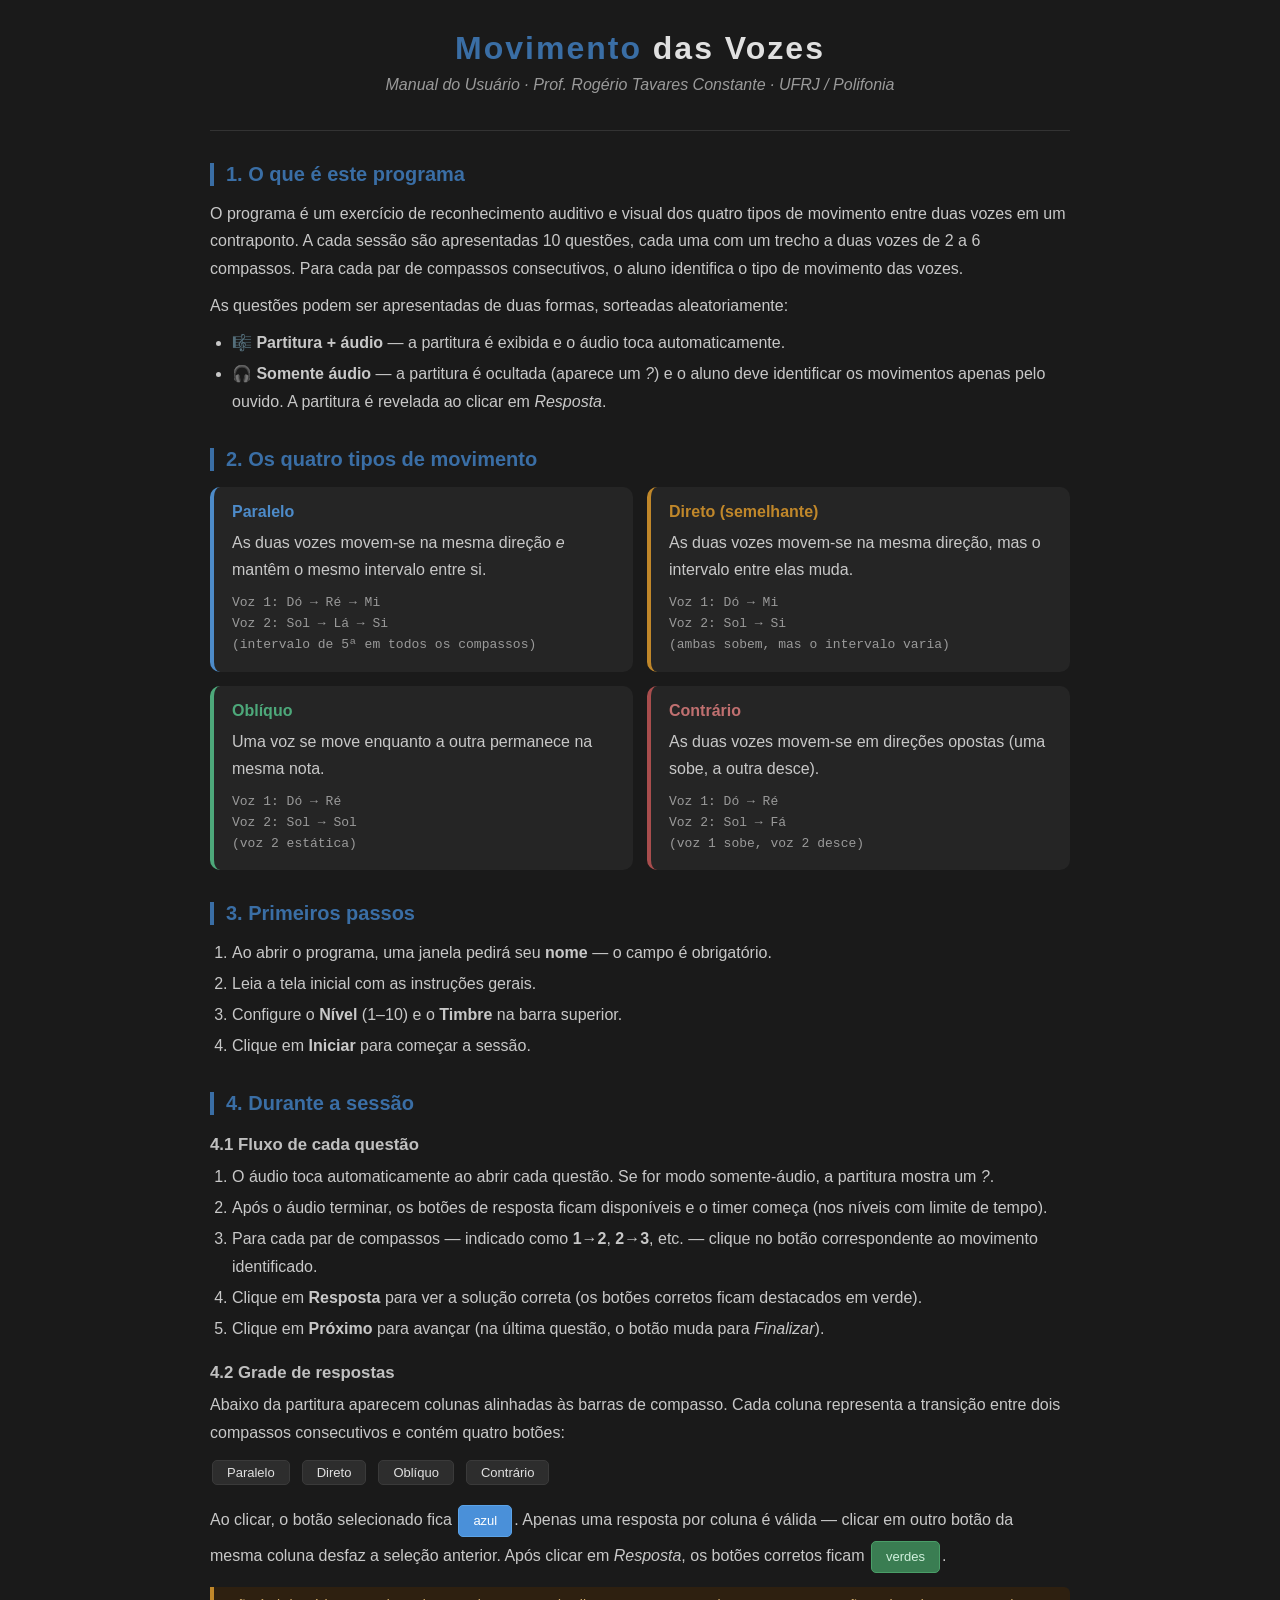
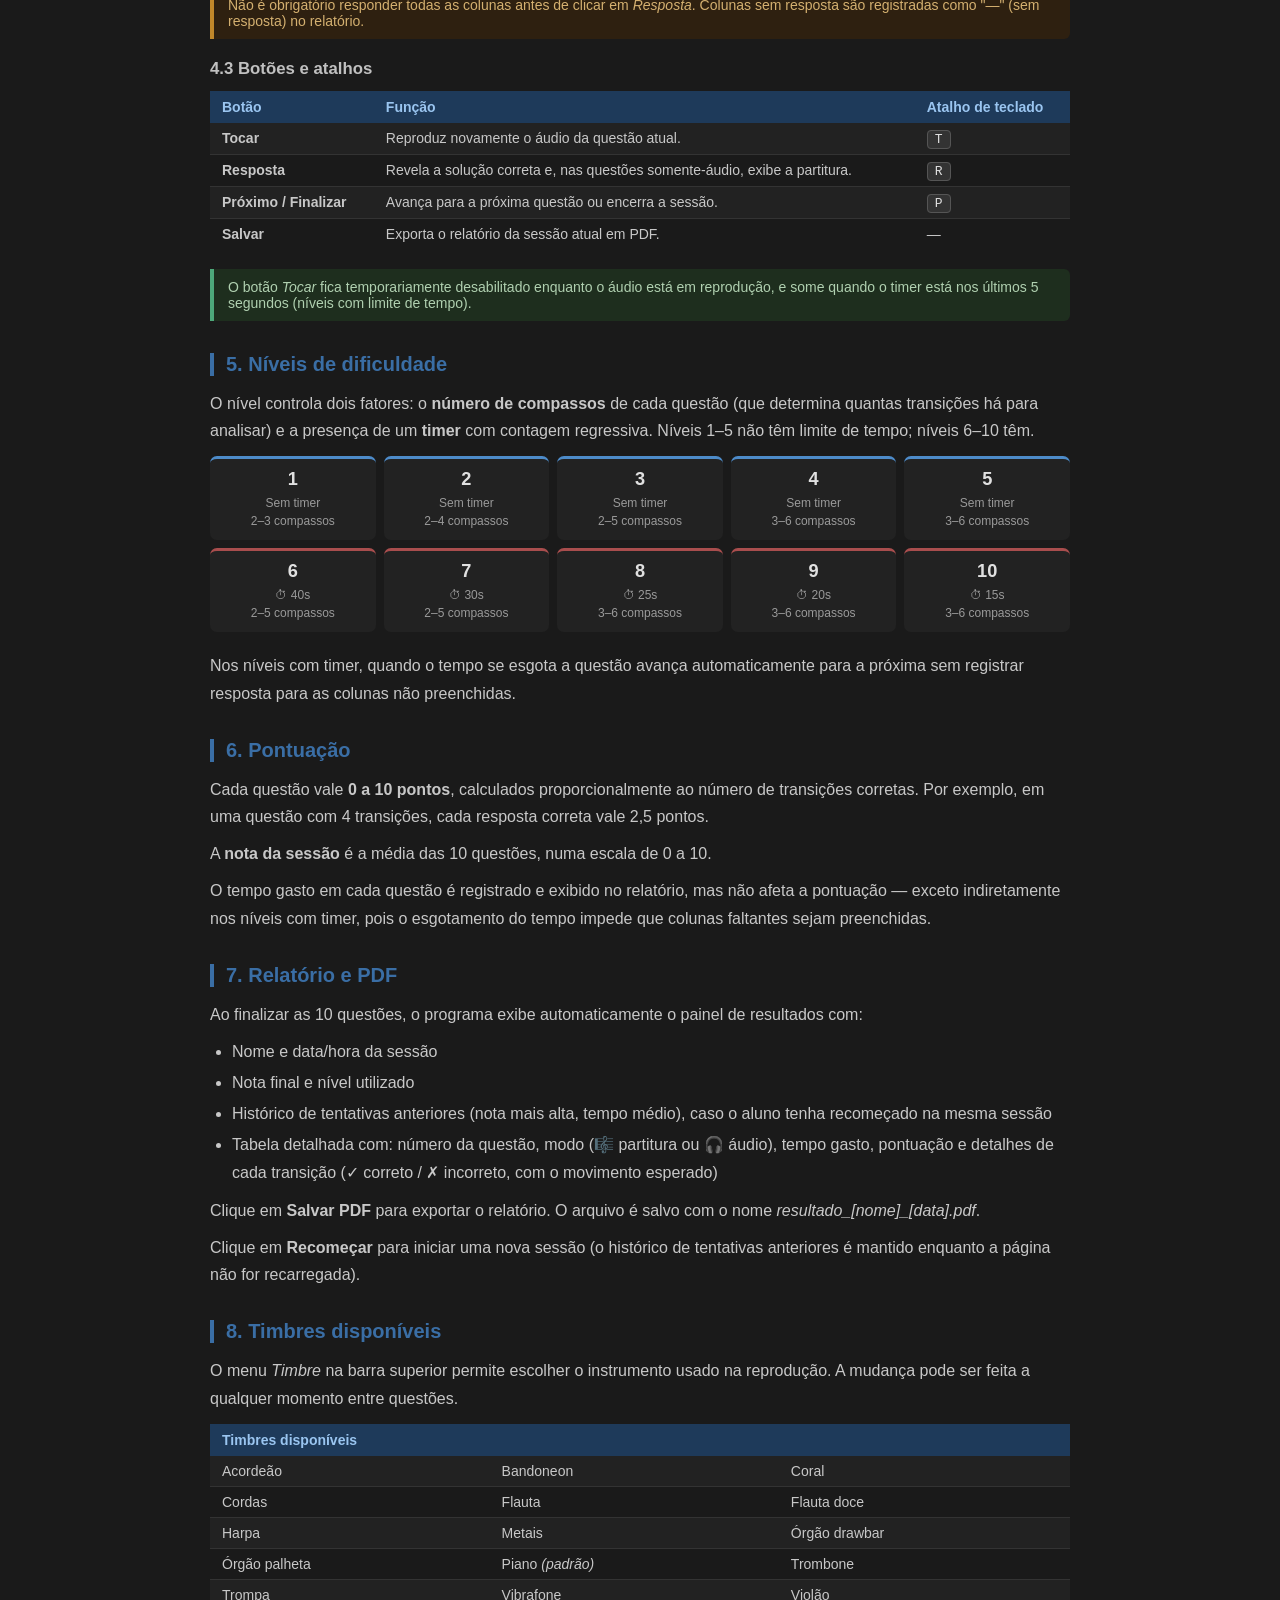
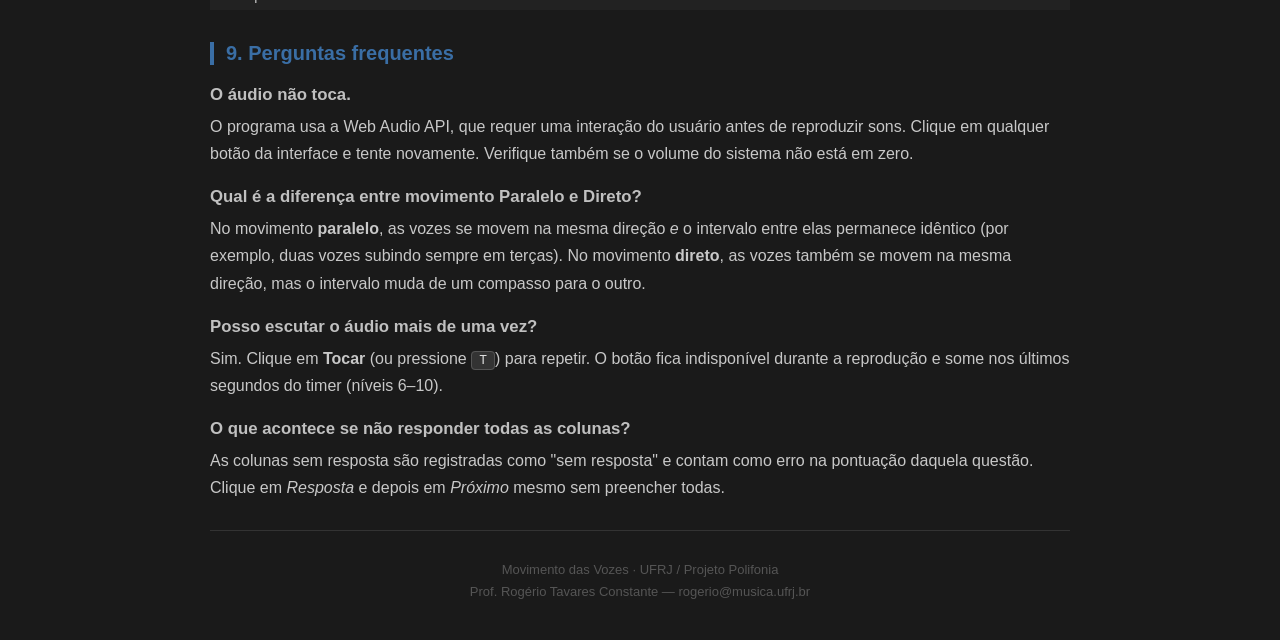
<file: manual.html>
<!DOCTYPE html>
<!--
  Ditado de Movimento das Vozes
  Copyright (C) 2023–2026 Rogério Tavares Constante

  Este programa é um software livre: você pode redistribuí-lo e/ou
  modificá-lo nos termos da GNU General Public License, como publicada pela
  Free Software Foundation, na versão 3 da licença ou (a seu critério)
  qualquer versão posterior.

  Este programa é distribuído na esperança de que seja útil, mas SEM
  NENHUMA GARANTIA. Veja a GNU General Public License para mais detalhes.
  Uma cópia da licença pode ser encontrada em <https://www.gnu.org/licenses/>.
-->
<html lang="pt-br">
<head>
<meta charset="UTF-8">
<meta name="author" content="Rogério Tavares Constante" />
<meta name="viewport" content="width=device-width, initial-scale=1.0">
<title>Manual do Usuário — Movimento das Vozes</title>
<style>
  * { margin:0; padding:0; box-sizing:border-box; }
  body { font-family:'Segoe UI',Tahoma,Geneva,Verdana,sans-serif; background:#1a1a1a; color:#e0e0e0; padding:30px 20px; }
  .wrap { max-width:860px; margin:0 auto; }

  h1 { font-size:2em; color:#e0e0e0; letter-spacing:2px; text-align:center; margin-bottom:4px; }
  h1 span { color:#3a6ea5; }
  .subtitle { text-align:center; color:#9a9a9a; font-style:italic; margin-bottom:32px; }

  h2 { font-size:1.25em; color:#3a6ea5; border-left:4px solid #3a6ea5; padding-left:12px; margin:32px 0 14px; }
  h3 { font-size:1.05em; color:#c0c0c0; margin:20px 0 8px; }

  p  { color:#c8c8c8; line-height:1.7; margin-bottom:10px; }
  ul, ol { padding-left:22px; margin-bottom:10px; }
  li { color:#c8c8c8; line-height:1.75; }
  li + li { margin-top:3px; }

  /* Cards de movimento */
  .movs { display:grid; grid-template-columns:repeat(2,1fr); gap:14px; margin:16px 0 24px; }
  .mov-card { background:#252525; border-radius:10px; padding:16px 18px; border-left:4px solid; }
  .mov-card.paralelo  { border-color:#4d8bc9; }
  .mov-card.direto    { border-color:#c0872a; }
  .mov-card.obliquo   { border-color:#4da87a; }
  .mov-card.contrario { border-color:#a84d4d; }
  .mov-card h3 { margin-top:0; font-size:1em; }
  .mov-card.paralelo  h3 { color:#4d8bc9; }
  .mov-card.direto    h3 { color:#c0872a; }
  .mov-card.obliquo   h3 { color:#4da87a; }
  .mov-card.contrario h3 { color:#c07070; }
  .mov-card .exemplo { font-family:monospace; font-size:13px; color:#9a9a9a; margin-top:8px; line-height:1.6; }

  /* Tabelas */
  table { width:100%; border-collapse:collapse; margin:12px 0 20px; font-size:14px; }
  th { background:#1e3a5a; color:#9ac5f0; text-align:left; padding:8px 12px; }
  td { padding:7px 12px; border-bottom:1px solid #333; color:#c8c8c8; vertical-align:top; }
  tr:last-child td { border-bottom:none; }
  tr:nth-child(even) td { background:#222; }

  /* Notas */
  .note { background:#1e2e1e; border-left:4px solid #4da87a; padding:10px 14px; border-radius:0 6px 6px 0; margin:12px 0; font-size:14px; color:#b0d0b0; }
  .warn { background:#2e2010; border-left:4px solid #c0872a; padding:10px 14px; border-radius:0 6px 6px 0; margin:12px 0; font-size:14px; color:#d4b070; }

  /* Atalhos */
  kbd { background:#333; border:1px solid #555; border-radius:4px; padding:1px 7px; font-family:monospace; font-size:13px; color:#e0e0e0; }

  /* Níveis */
  .niveis { display:grid; grid-template-columns:repeat(5,1fr); gap:8px; margin:12px 0 20px; }
  .nivel-card { background:#222; border-radius:7px; padding:10px 8px; text-align:center; border-top:3px solid; font-size:13px; }
  .nivel-card.sem-timer { border-color:#4d8bc9; }
  .nivel-card.com-timer { border-color:#a84d4d; }
  .nivel-card .num { font-size:1.4em; font-weight:bold; color:#e0e0e0; }
  .nivel-card .info { color:#9a9a9a; margin-top:4px; font-size:12px; line-height:1.5; }

  /* Botões de exemplo */
  .btn-demo { display:inline-block; background:#2d2d2d; border:1px solid #3a3a3a; border-radius:5px; padding:4px 14px; font-size:13px; color:#e0e0e0; margin:2px; }
  .btn-demo.corr { background:#3a7d52; border-color:#4a9e68; color:#d0f0dc; }
  .btn-demo.err  { background:#2d2d2d; border-color:#3a3a3a; color:#9a9a9a; }
  .btn-demo.sel  { background:#4a90d9; border-color:#5ba3e8; color:#fff; }

  hr { border:none; border-top:1px solid #333; margin:28px 0; }

  @media (max-width:600px) {
    .movs  { grid-template-columns:1fr; }
    .niveis { grid-template-columns:repeat(2,1fr); }
  }
</style>
</head>
<body>
<div class="wrap">

<h1><span>Movimento</span> das Vozes</h1>
<p class="subtitle">Manual do Usuário · Prof. Rogério Tavares Constante · UFRJ / Polifonia</p>

<hr>

<!-- ══════════════════════════════════════════════ -->
<h2>1. O que é este programa</h2>

<p>O programa é um exercício de reconhecimento auditivo e visual dos quatro tipos de movimento entre duas vozes em um contraponto. A cada sessão são apresentadas 10 questões, cada uma com um trecho a duas vozes de 2 a 6 compassos. Para cada par de compassos consecutivos, o aluno identifica o tipo de movimento das vozes.</p>

<p>As questões podem ser apresentadas de duas formas, sorteadas aleatoriamente:</p>
<ul>
  <li><strong>🎼 Partitura + áudio</strong> — a partitura é exibida e o áudio toca automaticamente.</li>
  <li><strong>🎧 Somente áudio</strong> — a partitura é ocultada (aparece um <em>?</em>) e o aluno deve identificar os movimentos apenas pelo ouvido. A partitura é revelada ao clicar em <em>Resposta</em>.</li>
</ul>

<!-- ══════════════════════════════════════════════ -->
<h2>2. Os quatro tipos de movimento</h2>

<div class="movs">
  <div class="mov-card paralelo">
    <h3>Paralelo</h3>
    <p>As duas vozes movem-se na mesma direção <em>e</em> mantêm o mesmo intervalo entre si.</p>
    <div class="exemplo">Voz 1: Dó → Ré → Mi<br>Voz 2: Sol → Lá → Si<br>(intervalo de 5ª em todos os compassos)</div>
  </div>
  <div class="mov-card direto">
    <h3>Direto (semelhante)</h3>
    <p>As duas vozes movem-se na mesma direção, mas o intervalo entre elas muda.</p>
    <div class="exemplo">Voz 1: Dó → Mi<br>Voz 2: Sol → Si<br>(ambas sobem, mas o intervalo varia)</div>
  </div>
  <div class="mov-card obliquo">
    <h3>Oblíquo</h3>
    <p>Uma voz se move enquanto a outra permanece na mesma nota.</p>
    <div class="exemplo">Voz 1: Dó → Ré<br>Voz 2: Sol → Sol<br>(voz 2 estática)</div>
  </div>
  <div class="mov-card contrario">
    <h3>Contrário</h3>
    <p>As duas vozes movem-se em direções opostas (uma sobe, a outra desce).</p>
    <div class="exemplo">Voz 1: Dó → Ré<br>Voz 2: Sol → Fá<br>(voz 1 sobe, voz 2 desce)</div>
  </div>
</div>

<!-- ══════════════════════════════════════════════ -->
<h2>3. Primeiros passos</h2>

<ol>
  <li>Ao abrir o programa, uma janela pedirá seu <strong>nome</strong> — o campo é obrigatório.</li>
  <li>Leia a tela inicial com as instruções gerais.</li>
  <li>Configure o <strong>Nível</strong> (1–10) e o <strong>Timbre</strong> na barra superior.</li>
  <li>Clique em <strong>Iniciar</strong> para começar a sessão.</li>
</ol>

<!-- ══════════════════════════════════════════════ -->
<h2>4. Durante a sessão</h2>

<h3>4.1 Fluxo de cada questão</h3>

<ol>
  <li>O áudio toca automaticamente ao abrir cada questão. Se for modo somente-áudio, a partitura mostra um <em>?</em>.</li>
  <li>Após o áudio terminar, os botões de resposta ficam disponíveis e o timer começa (nos níveis com limite de tempo).</li>
  <li>Para cada par de compassos — indicado como <strong>1→2</strong>, <strong>2→3</strong>, etc. — clique no botão correspondente ao movimento identificado.</li>
  <li>Clique em <strong>Resposta</strong> para ver a solução correta (os botões corretos ficam destacados em verde).</li>
  <li>Clique em <strong>Próximo</strong> para avançar (na última questão, o botão muda para <em>Finalizar</em>).</li>
</ol>

<h3>4.2 Grade de respostas</h3>

<p>Abaixo da partitura aparecem colunas alinhadas às barras de compasso. Cada coluna representa a transição entre dois compassos consecutivos e contém quatro botões:</p>

<div style="margin:12px 0 16px; display:flex; gap:8px; flex-wrap:wrap;">
  <span class="btn-demo">Paralelo</span>
  <span class="btn-demo">Direto</span>
  <span class="btn-demo">Oblíquo</span>
  <span class="btn-demo">Contrário</span>
</div>

<p>Ao clicar, o botão selecionado fica <span class="btn-demo sel">azul</span>. Apenas uma resposta por coluna é válida — clicar em outro botão da mesma coluna desfaz a seleção anterior. Após clicar em <em>Resposta</em>, os botões corretos ficam <span class="btn-demo corr">verdes</span>.</p>

<div class="warn">Não é obrigatório responder todas as colunas antes de clicar em <em>Resposta</em>. Colunas sem resposta são registradas como "—" (sem resposta) no relatório.</div>

<h3>4.3 Botões e atalhos</h3>

<table>
  <tr><th>Botão</th><th>Função</th><th>Atalho de teclado</th></tr>
  <tr><td><strong>Tocar</strong></td><td>Reproduz novamente o áudio da questão atual.</td><td><kbd>T</kbd></td></tr>
  <tr><td><strong>Resposta</strong></td><td>Revela a solução correta e, nas questões somente-áudio, exibe a partitura.</td><td><kbd>R</kbd></td></tr>
  <tr><td><strong>Próximo / Finalizar</strong></td><td>Avança para a próxima questão ou encerra a sessão.</td><td><kbd>P</kbd></td></tr>
  <tr><td><strong>Salvar</strong></td><td>Exporta o relatório da sessão atual em PDF.</td><td>—</td></tr>
</table>

<div class="note">O botão <em>Tocar</em> fica temporariamente desabilitado enquanto o áudio está em reprodução, e some quando o timer está nos últimos 5 segundos (níveis com limite de tempo).</div>

<!-- ══════════════════════════════════════════════ -->
<h2>5. Níveis de dificuldade</h2>

<p>O nível controla dois fatores: o <strong>número de compassos</strong> de cada questão (que determina quantas transições há para analisar) e a presença de um <strong>timer</strong> com contagem regressiva. Níveis 1–5 não têm limite de tempo; níveis 6–10 têm.</p>

<div class="niveis">
  <div class="nivel-card sem-timer"><div class="num">1</div><div class="info">Sem timer<br>2–3 compassos</div></div>
  <div class="nivel-card sem-timer"><div class="num">2</div><div class="info">Sem timer<br>2–4 compassos</div></div>
  <div class="nivel-card sem-timer"><div class="num">3</div><div class="info">Sem timer<br>2–5 compassos</div></div>
  <div class="nivel-card sem-timer"><div class="num">4</div><div class="info">Sem timer<br>3–6 compassos</div></div>
  <div class="nivel-card sem-timer"><div class="num">5</div><div class="info">Sem timer<br>3–6 compassos</div></div>
  <div class="nivel-card com-timer"><div class="num">6</div><div class="info">⏱ 40s<br>2–5 compassos</div></div>
  <div class="nivel-card com-timer"><div class="num">7</div><div class="info">⏱ 30s<br>2–5 compassos</div></div>
  <div class="nivel-card com-timer"><div class="num">8</div><div class="info">⏱ 25s<br>3–6 compassos</div></div>
  <div class="nivel-card com-timer"><div class="num">9</div><div class="info">⏱ 20s<br>3–6 compassos</div></div>
  <div class="nivel-card com-timer"><div class="num">10</div><div class="info">⏱ 15s<br>3–6 compassos</div></div>
</div>

<p>Nos níveis com timer, quando o tempo se esgota a questão avança automaticamente para a próxima sem registrar resposta para as colunas não preenchidas.</p>

<!-- ══════════════════════════════════════════════ -->
<h2>6. Pontuação</h2>

<p>Cada questão vale <strong>0 a 10 pontos</strong>, calculados proporcionalmente ao número de transições corretas. Por exemplo, em uma questão com 4 transições, cada resposta correta vale 2,5 pontos.</p>

<p>A <strong>nota da sessão</strong> é a média das 10 questões, numa escala de 0 a 10.</p>

<p>O tempo gasto em cada questão é registrado e exibido no relatório, mas não afeta a pontuação — exceto indiretamente nos níveis com timer, pois o esgotamento do tempo impede que colunas faltantes sejam preenchidas.</p>

<!-- ══════════════════════════════════════════════ -->
<h2>7. Relatório e PDF</h2>

<p>Ao finalizar as 10 questões, o programa exibe automaticamente o painel de resultados com:</p>

<ul>
  <li>Nome e data/hora da sessão</li>
  <li>Nota final e nível utilizado</li>
  <li>Histórico de tentativas anteriores (nota mais alta, tempo médio), caso o aluno tenha recomeçado na mesma sessão</li>
  <li>Tabela detalhada com: número da questão, modo (🎼 partitura ou 🎧 áudio), tempo gasto, pontuação e detalhes de cada transição (✓ correto / ✗ incorreto, com o movimento esperado)</li>
</ul>

<p>Clique em <strong>Salvar PDF</strong> para exportar o relatório. O arquivo é salvo com o nome <em>resultado_[nome]_[data].pdf</em>.</p>

<p>Clique em <strong>Recomeçar</strong> para iniciar uma nova sessão (o histórico de tentativas anteriores é mantido enquanto a página não for recarregada).</p>

<!-- ══════════════════════════════════════════════ -->
<h2>8. Timbres disponíveis</h2>

<p>O menu <em>Timbre</em> na barra superior permite escolher o instrumento usado na reprodução. A mudança pode ser feita a qualquer momento entre questões.</p>

<table>
  <tr><th colspan="3">Timbres disponíveis</th></tr>
  <tr><td>Acordeão</td><td>Bandoneon</td><td>Coral</td></tr>
  <tr><td>Cordas</td><td>Flauta</td><td>Flauta doce</td></tr>
  <tr><td>Harpa</td><td>Metais</td><td>Órgão drawbar</td></tr>
  <tr><td>Órgão palheta</td><td>Piano <em>(padrão)</em></td><td>Trombone</td></tr>
  <tr><td>Trompa</td><td>Vibrafone</td><td>Violão</td></tr>
</table>

<!-- ══════════════════════════════════════════════ -->
<h2>9. Perguntas frequentes</h2>

<h3>O áudio não toca.</h3>
<p>O programa usa a Web Audio API, que requer uma interação do usuário antes de reproduzir sons. Clique em qualquer botão da interface e tente novamente. Verifique também se o volume do sistema não está em zero.</p>

<h3>Qual é a diferença entre movimento Paralelo e Direto?</h3>
<p>No movimento <strong>paralelo</strong>, as vozes se movem na mesma direção <em>e</em> o intervalo entre elas permanece idêntico (por exemplo, duas vozes subindo sempre em terças). No movimento <strong>direto</strong>, as vozes também se movem na mesma direção, mas o intervalo muda de um compasso para o outro.</p>

<h3>Posso escutar o áudio mais de uma vez?</h3>
<p>Sim. Clique em <strong>Tocar</strong> (ou pressione <kbd>T</kbd>) para repetir. O botão fica indisponível durante a reprodução e some nos últimos segundos do timer (níveis 6–10).</p>

<h3>O que acontece se não responder todas as colunas?</h3>
<p>As colunas sem resposta são registradas como "sem resposta" e contam como erro na pontuação daquela questão. Clique em <em>Resposta</em> e depois em <em>Próximo</em> mesmo sem preencher todas.</p>

<hr>
<p style="text-align:center; color:#555; font-size:13px;">
  Movimento das Vozes · UFRJ / Projeto Polifonia<br>
  Prof. Rogério Tavares Constante &mdash; rogerio@musica.ufrj.br
</p>

</div>
</body>
</html>
</file>
